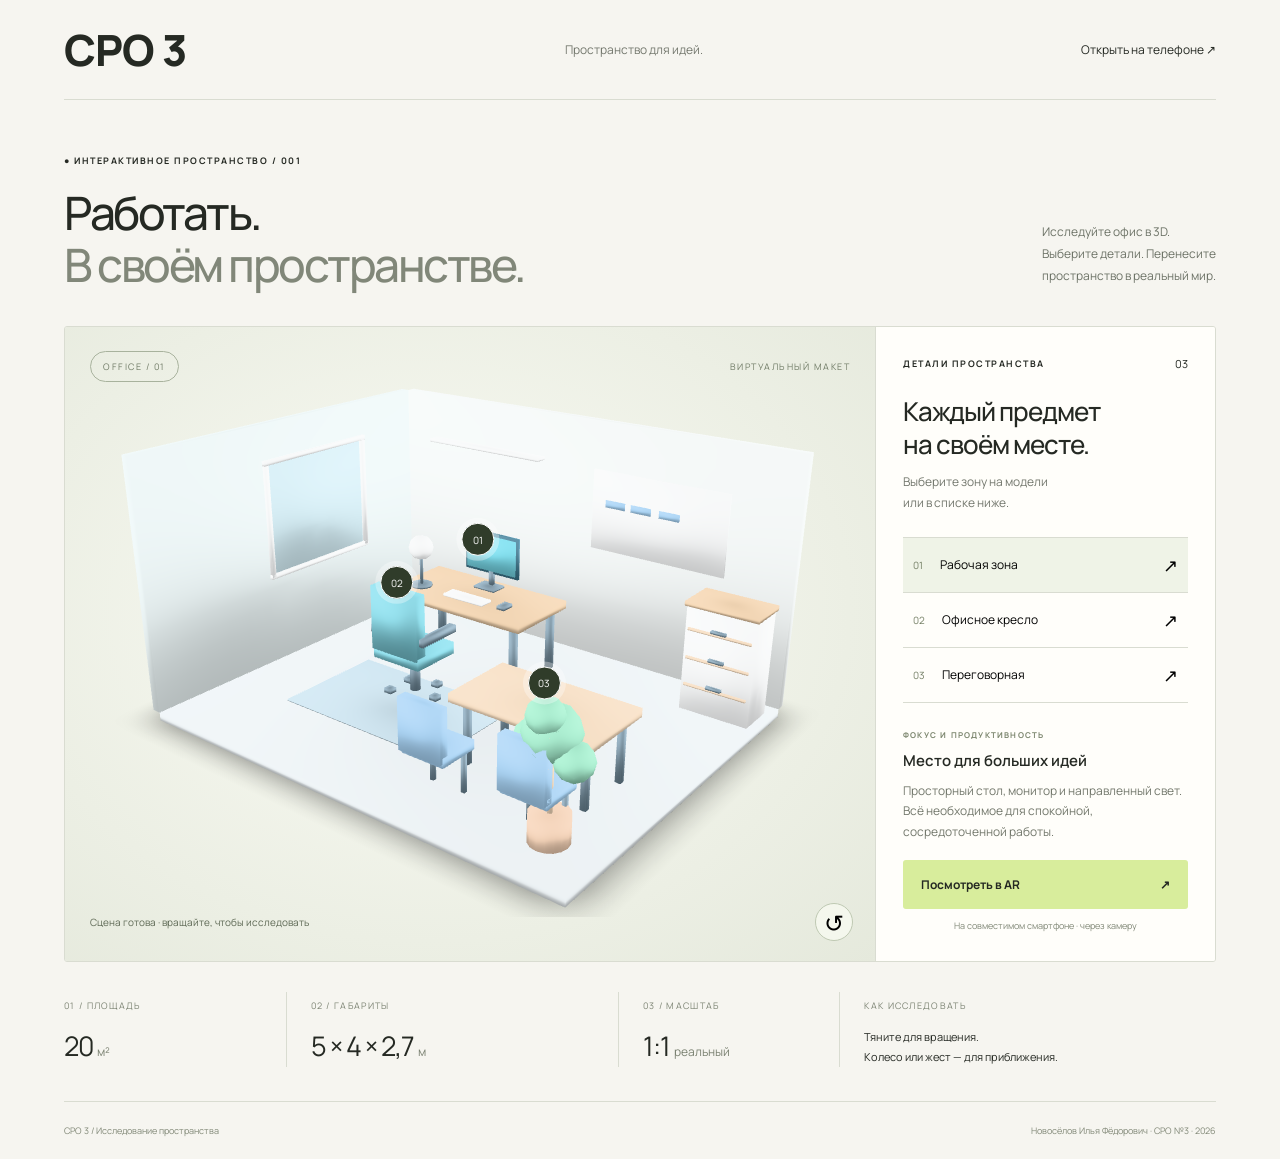
<file: index.html>
<!doctype html><html lang="ru"><head><meta charset="utf-8"><meta name="viewport" content="width=device-width,initial-scale=1"><title>СРО 3 — офис в AR</title><link rel="icon" href="favicon.svg" type="image/svg+xml"><link rel="stylesheet" href="styles.css"><script type="module" src="vendor/model-viewer.min.js"></script><script defer src="app.js"></script></head><body>
<header><a class="brand" href="index.html">СРО 3</a><span class="tagline">Пространство для идей.</span><a href="qr.html">Открыть на телефоне ↗</a></header>
<main><section class="intro"><div><p class="eyebrow">● ИНТЕРАКТИВНОЕ ПРОСТРАНСТВО / 001</p><h1>Работать.<br><span>В своём пространстве.</span></h1></div><p class="intro-copy">Исследуйте офис в 3D.<br>Выберите детали. Перенесите<br>пространство в реальный мир.</p></section>
<section class="workspace"><div class="scene"><div class="scene-top"><span class="pill">OFFICE / 01</span><span>ВИРТУАЛЬНЫЙ МАКЕТ</span></div>
<model-viewer id="viewer" src="office.glb" poster="preview_office.png" alt="Офис с рабочим столом, креслом, шкафом и переговорной зоной" camera-controls shadow-intensity="1" exposure="1.1" camera-orbit="38deg 67deg 11m" camera-target="0m 1m 0m" field-of-view="35deg" ar ar-modes="webxr scene-viewer quick-look" ar-placement="floor" ar-scale="fixed" interaction-prompt="none">
<button slot="hotspot-desk" class="hotspot" data-position="-.75m 1.42m -1.1m" data-normal="0m 1m 0m" data-spot="desk" aria-label="Рабочая зона">01</button><button slot="hotspot-chair" class="hotspot" data-position="-.68m 1.36m .32m" data-normal="0m 1m 0m" data-spot="chair" aria-label="Офисное кресло">02</button><button slot="hotspot-meeting" class="hotspot" data-position="1.30m .94m .58m" data-normal="0m 1m 0m" data-spot="meeting" aria-label="Переговорная">03</button><button slot="ar-button" class="primary ar-button">Разместить в комнате ↗</button></model-viewer>
<div class="scene-bottom"><span id="status" role="status">Загружаем пространство…</span><button id="reset" aria-label="Вернуть исходный ракурс">↺</button></div></div>
<aside><div class="panel-heading"><span class="eyebrow">ДЕТАЛИ ПРОСТРАНСТВА</span><span>03</span></div><h2>Каждый предмет<br>на своём месте.</h2><p class="muted">Выберите зону на модели<br>или в списке ниже.</p><div class="object-list"><button class="object active" data-spot="desk" aria-pressed="true"><span>01</span>Рабочая зона<b>↗</b></button><button class="object" data-spot="chair" aria-pressed="false"><span>02</span>Офисное кресло<b>↗</b></button><button class="object" data-spot="meeting" aria-pressed="false"><span>03</span>Переговорная<b>↗</b></button></div>
<div class="object-info" aria-live="polite"><p class="eyebrow" id="object-category">ФОКУС И ПРОДУКТИВНОСТЬ</p><h3 id="object-title">Место для больших идей</h3><p id="object-description">Просторный стол, монитор и направленный свет. Всё необходимое для спокойной, сосредоточенной работы.</p></div><div id="colors" hidden><div class="color-label">Цвет обивки <span id="color-name">Бирюзовый</span></div><div class="swatches"><button class="swatch selected" style="--color:#2c6f7e" data-color="#2c6f7e" data-name="Бирюзовый" aria-label="Бирюзовый" aria-pressed="true"></button><button class="swatch" style="--color:#c67b57" data-color="#c67b57" data-name="Терракотовый" aria-label="Терракотовый" aria-pressed="false"></button><button class="swatch" style="--color:#6b6f9f" data-color="#6b6f9f" data-name="Лавандовый" aria-label="Лавандовый" aria-pressed="false"></button></div></div><a class="primary phone-link" href="qr.html">Посмотреть в AR <span>↗</span></a><p class="ar-note">На совместимом смартфоне · через камеру</p></aside></section>
<section class="specs"><div><span>01 / ПЛОЩАДЬ</span><p>20 <small>м²</small></p></div><div><span>02 / ГАБАРИТЫ</span><p>5 × 4 × 2,7 <small>м</small></p></div><div><span>03 / МАСШТАБ</span><p>1:1 <small>реальный</small></p></div><div class="guide"><span>КАК ИССЛЕДОВАТЬ</span><p>Тяните для вращения.<br>Колесо или жест — для приближения.</p></div></section></main><footer><span>СРО 3 / Исследование пространства</span><span>Новосёлов Илья Фёдорович · СРО №3 · 2026</span></footer></body></html>
</file>
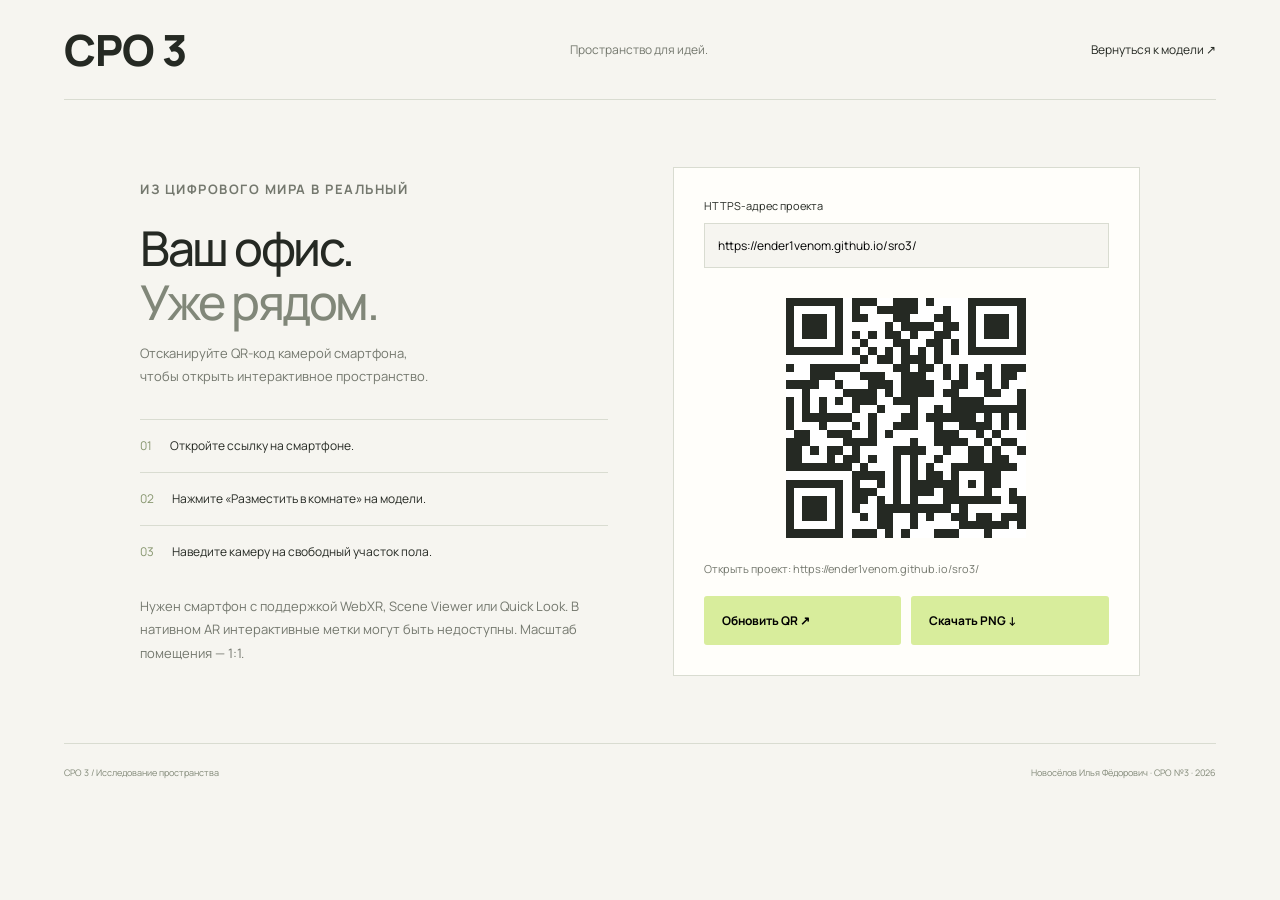
<file: qr.html>
<!doctype html><html lang="ru"><head><meta charset="utf-8"><meta name="viewport" content="width=device-width,initial-scale=1"><title>СРО 3 — открыть в AR</title><link rel="icon" href="favicon.svg" type="image/svg+xml"><link rel="stylesheet" href="styles.css"><script defer src="vendor/qrcode.min.js"></script><script defer src="qr.js"></script></head><body><header><a class="brand" href="index.html">СРО 3</a><span class="tagline">Пространство для идей.</span><a href="index.html">Вернуться к модели ↗</a></header><main><section class="qr-layout"><div><p class="eyebrow">ИЗ ЦИФРОВОГО МИРА В РЕАЛЬНЫЙ</p><h1>Ваш офис.<br><span>Уже рядом.</span></h1><p>Отсканируйте QR-код камерой смартфона,<br>чтобы открыть интерактивное пространство.</p><ol class="steps"><li><span>01</span>Откройте ссылку на смартфоне.</li><li><span>02</span>Нажмите «Разместить в комнате» на модели.</li><li><span>03</span>Наведите камеру на свободный участок пола.</li></ol><p>Нужен смартфон с поддержкой WebXR, Scene Viewer или Quick Look. В нативном AR интерактивные метки могут быть недоступны. Масштаб помещения — 1:1.</p></div><div class="qr-card"><label for="url">HTTPS-адрес проекта</label><input id="url" type="url" spellcheck="false" value="https://ender1venom.github.io/sro3/"><div id="qrcode" aria-label="QR-код для открытия проекта"></div><p id="message" role="status"></p><div class="qr-actions"><button class="primary" id="generate">Обновить QR ↗</button><button class="primary" id="save" disabled>Скачать PNG ↓</button></div></div></section></main><footer><span>СРО 3 / Исследование пространства</span><span>Новосёлов Илья Фёдорович · СРО №3 · 2026</span></footer></body></html>
</file>
<file: styles.css>
@import url('https://fonts.googleapis.com/css2?family=Manrope:wght@400;500;600;700;800&display=swap');
:root{--paper:#f6f5f0;--ink:#252923;--muted:#74786e;--line:#d9dcd1;--lime:#d8ed9c}*{box-sizing:border-box}body{margin:0;background:var(--paper);color:var(--ink);font-family:Manrope,Arial,sans-serif}button,input{font:inherit}a{color:inherit;text-decoration:none}button{cursor:pointer}button:focus-visible,a:focus-visible,input:focus-visible{outline:3px solid #638a32;outline-offset:5px}header{height:100px;margin:0 5%;display:flex;align-items:center;justify-content:space-between;border-bottom:1px solid var(--line);font-size:12px}.brand{font-weight:800;font-size:43px;letter-spacing:-1px}.brand sup{font-size:12px;letter-spacing:0;margin-left:8px}.tagline{color:var(--muted)}main{max-width:1600px;margin:auto;padding:0 5%}.intro{display:flex;justify-content:space-between;align-items:flex-end;padding:45px 0 36px}.eyebrow{font-size:9px;letter-spacing:1.5px;font-weight:700}h1{font-size:clamp(32px,3.6vw,60px);letter-spacing:-2.5px;line-height:1.12;margin:20px 0 0;font-weight:500}h1 span{color:#818779}.intro-copy{font-size:12px;line-height:1.8;color:#6d7367;margin:0 0 4px 25px}.workspace{display:grid;grid-template-columns:minmax(0,1fr) 340px;border:1px solid var(--line);border-radius:3px;overflow:hidden}.scene{position:relative;background:radial-gradient(ellipse at 45% 45%,#fafbf4,#e5e9dc);min-width:0}.scene-top{position:absolute;top:24px;left:25px;right:25px;display:flex;justify-content:space-between;align-items:center;z-index:1;pointer-events:none;font-size:9px;letter-spacing:1.5px;color:#707b66}.pill{border:1px solid #a8b29d;border-radius:30px;padding:8px 12px}model-viewer{display:block;width:100%;height:590px;--poster-color:transparent}.hotspot{border:1px solid white;width:33px;height:33px;border-radius:50%;background:#303c2a;color:white;font-size:10px;box-shadow:0 0 0 5px #ffffff55}.hotspot:hover,.hotspot.active{background:var(--lime);color:var(--ink)}.scene-bottom{position:absolute;bottom:20px;left:25px;right:22px;display:flex;align-items:center;justify-content:space-between;pointer-events:none}.scene-bottom span{font-size:10px;color:#5e6955}#reset{pointer-events:auto;border:1px solid #bec8b2;background:#f8faf1cc;width:38px;height:38px;border-radius:50%;font-size:24px}aside{padding:29px 27px;background:#fffefa;border-left:1px solid var(--line);display:flex;flex-direction:column}.panel-heading{display:flex;justify-content:space-between;align-items:center;font-size:11px}h2{font-size:26px;line-height:1.25;letter-spacing:-1px;font-weight:500;margin:24px 0 12px}.muted{font-size:12px;line-height:1.7;color:var(--muted);margin:0 0 24px}.object{width:100%;display:flex;align-items:center;gap:17px;padding:15px 10px;border:0;border-top:1px solid var(--line);background:transparent;text-align:left;font-size:12px}.object span{font-size:10px;color:#737e64}.object b{margin-left:auto;font-size:18px;font-weight:400}.object.active{background:#eff3e7}.object-list{border-bottom:1px solid var(--line)}.object-info{margin-top:18px}.object-info .eyebrow{font-size:8px;color:#7c866e;letter-spacing:1.2px}h3{font-size:15px;font-weight:600;margin:10px 0}.object-info>p:last-child{font-size:12px;line-height:1.7;color:#73786c;margin:0 0 18px}.primary{display:flex;align-items:center;justify-content:space-between;background:var(--lime);border:0;border-radius:3px;font-size:12px;font-weight:700;padding:16px 18px}.primary:hover{background:#c9e28b}.phone-link{margin-top:auto}.ar-note{text-align:center;font-size:9px;color:#818877;margin:10px 0 0}.ar-button{position:absolute;bottom:75px;left:25px}.swatches{display:flex;gap:12px;margin:12px 0 20px}.swatch{width:25px;height:25px;background:var(--color);border:3px solid white;border-radius:50%;outline:1px solid #d3d9c9}.swatch.selected{outline:2px solid #424c37}.color-label{font-size:10px;display:flex;justify-content:space-between}.specs{display:grid;grid-template-columns:1fr 1.5fr 1fr 1.7fr;padding:30px 0 34px}.specs>div{padding-left:24px;border-left:1px solid var(--line)}.specs>div:first-child{padding-left:0;border:0}.specs span{font-size:9px;letter-spacing:1.3px;color:#7d8474}.specs p{font-size:27px;margin:13px 0 0;letter-spacing:-1px}.specs small{font-size:12px;letter-spacing:0;color:#7b8272}.specs .guide p{font-size:11px;letter-spacing:0;line-height:1.8}footer{margin:0 5%;padding:22px 0;border-top:1px solid var(--line);display:flex;justify-content:space-between;font-size:9px;color:#818877}.qr-layout{max-width:1000px;margin:65px auto;display:grid;grid-template-columns:1fr 1fr;gap:65px;align-items:center}.qr-layout h1{font-size:48px}.qr-layout p{font-size:13px;line-height:1.8;color:var(--muted)}.qr-card{padding:30px;background:#fffefa;border:1px solid var(--line)}.qr-card label{display:block;font-size:11px;margin-bottom:10px}.qr-card input{width:100%;padding:13px;border:1px solid var(--line);background:var(--paper);font-size:12px}.qr-actions{display:flex;gap:10px;margin-top:18px}.qr-actions button{flex:1}.qr-actions button:disabled{opacity:.45;cursor:default}#qrcode{display:flex;justify-content:center;min-height:260px;align-items:center;margin-top:20px}#qrcode img{max-width:100%}.qr-card #message{font-size:11px;overflow-wrap:anywhere}.steps{padding:0;list-style:none;margin-top:30px}.steps li{padding:16px 0;border-top:1px solid var(--line);font-size:12px;line-height:1.7}.steps span{margin-right:18px;color:#87966f}@media(max-width:1000px){.workspace{grid-template-columns:minmax(0,1fr) 300px}aside{padding:24px 20px}model-viewer{height:610px}.specs{grid-template-columns:1fr 1.5fr 1fr}.guide{display:none}}@media(max-width:700px){header{height:78px;font-size:10px}.brand{font-size:35px}.tagline{display:none}.intro{padding:32px 0 26px}.intro-copy{display:none}h1{letter-spacing:-1.5px;font-size:34px}.eyebrow{font-size:8px}.workspace{grid-template-columns:1fr}.scene-top{top:18px;left:18px;right:18px;font-size:7px}model-viewer{height:400px}aside{border-left:0;border-top:1px solid var(--line);padding:24px}aside h2 br,.muted br{display:none}.specs{gap:10px;padding:25px 0}.specs>div{padding-left:12px}.specs p{font-size:19px}.specs span{font-size:7px;letter-spacing:.5px}.specs small{display:block;font-size:10px;margin-top:5px}footer{gap:20px;line-height:1.8}footer span:last-child{text-align:right}.qr-layout{grid-template-columns:1fr;gap:25px;margin:35px auto}.qr-layout h1{font-size:38px}.qr-card{padding:22px}}
</file>
